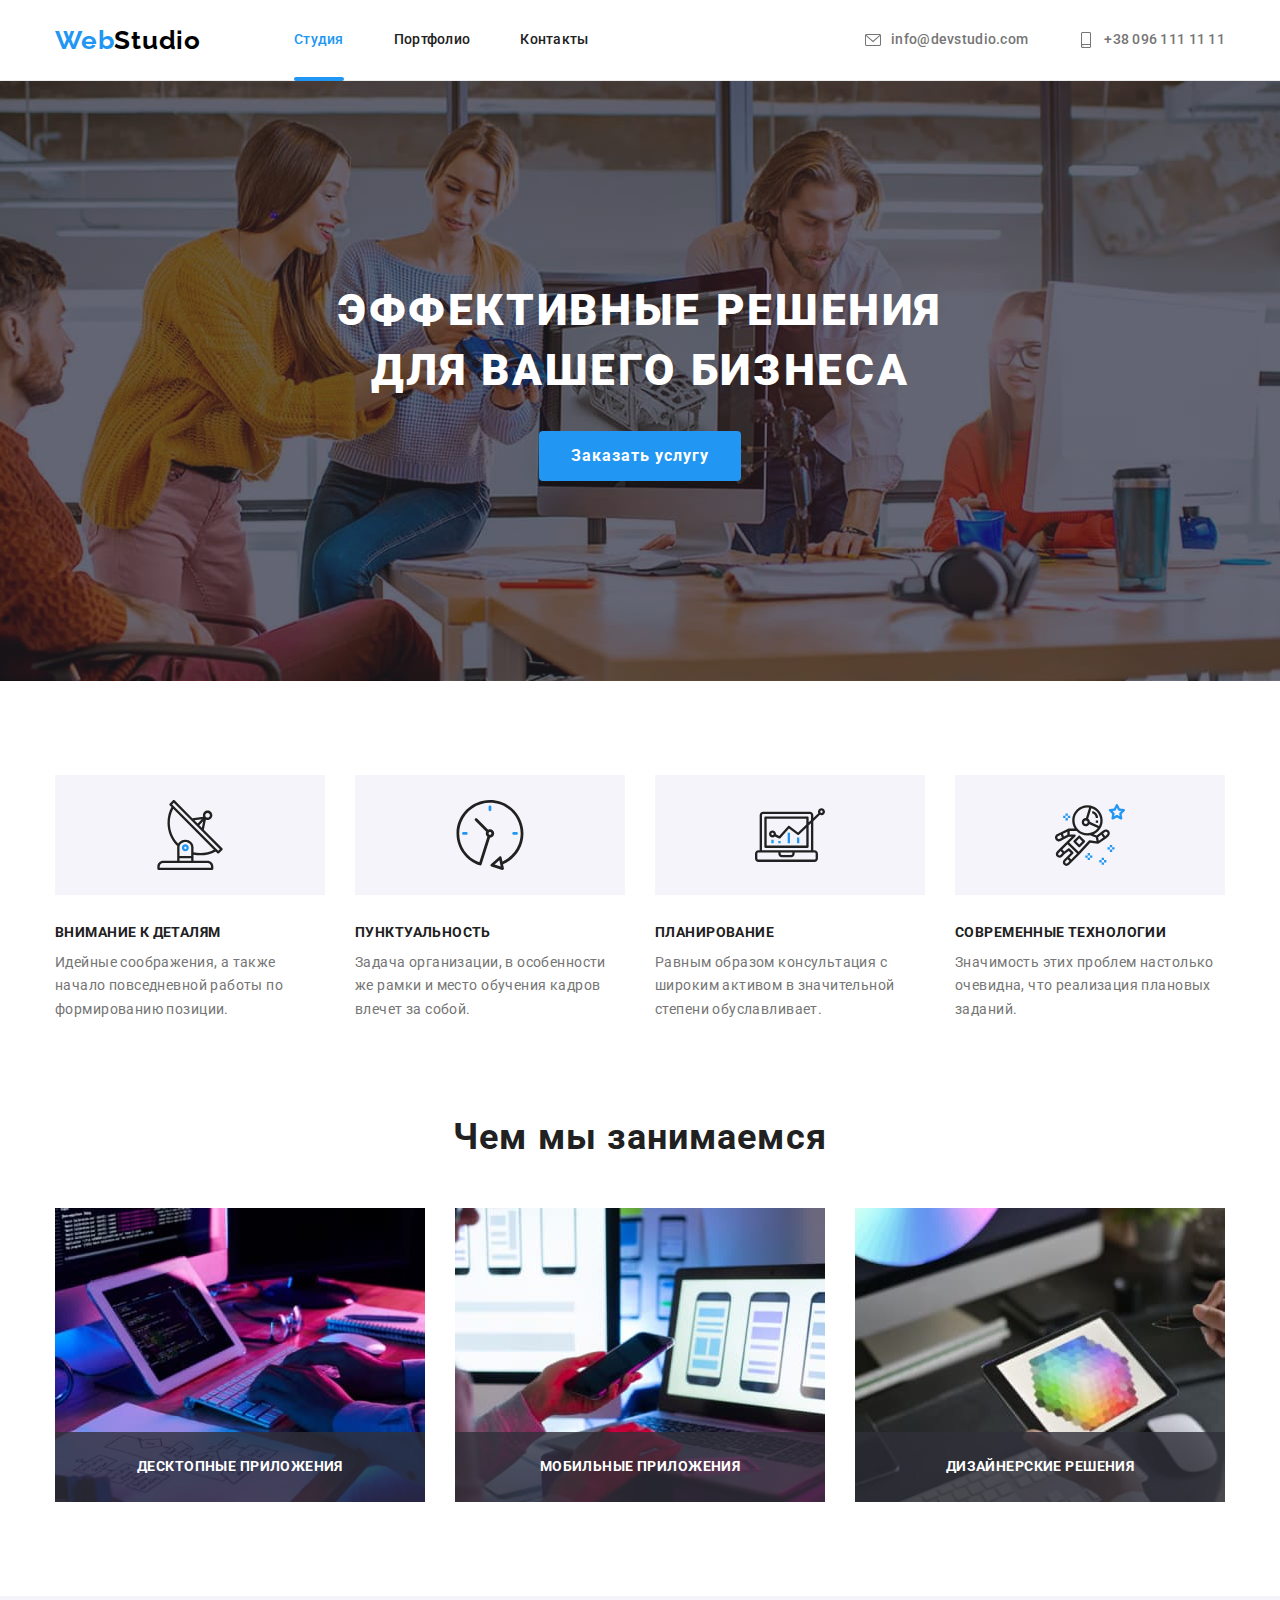
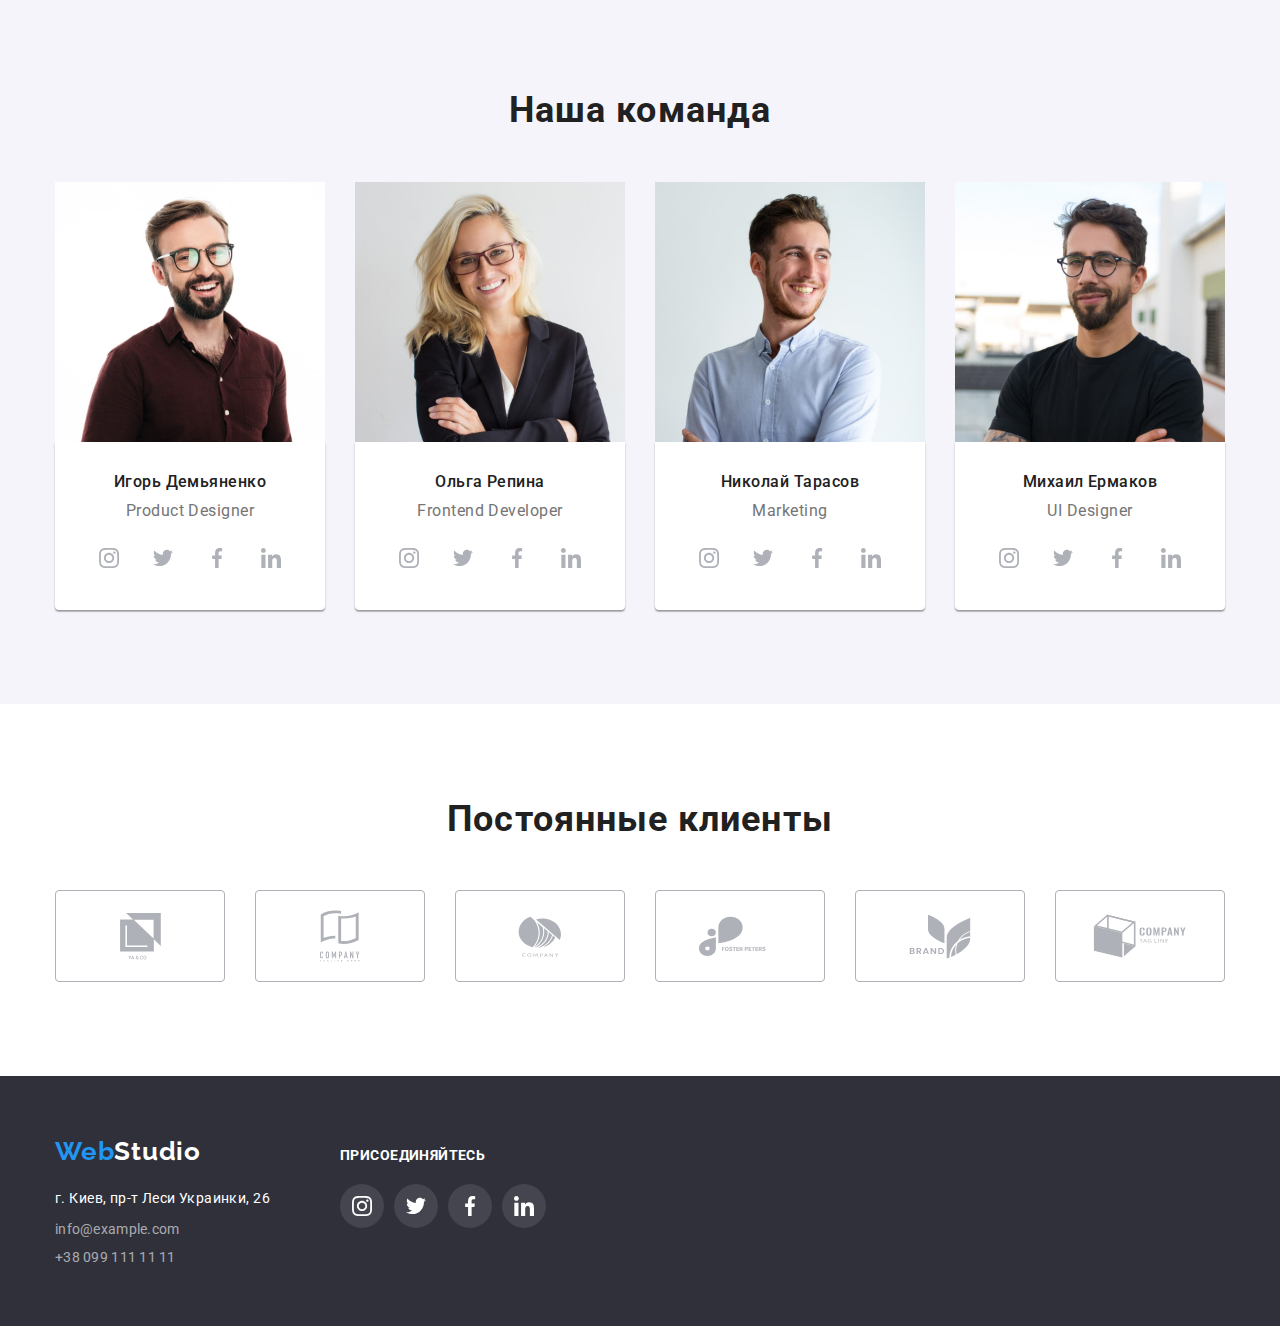
<file: index.html>
<!DOCTYPE html>
<html lang="ru">
  <head>
    <meta charset="UTF-8" />
    <meta http-equiv="X-UA-Compatible" content="IE=edge" />
    <meta name="viewport" content="width=device-width, initial-scale=1.0" />
    <title>Студия</title>
    <link rel="stylesheet" href="./css/modern-normalize.css" />
    <link rel="stylesheet" href="./css/styles.css" />

    <link rel="preconnect" href="https://fonts.googleapis.com" />
    <link rel="preconnect" href="https://fonts.gstatic.com" crossorigin />
    <link
      href="https://fonts.googleapis.com/css2?family=Raleway:wght@700&family=Roboto:wght@400;500;700;900&display=swap"
      rel="stylesheet"
    />
  </head>
  <body>
    <header class="header">
      <div class="container header-container">
        <nav class="header-navi">
          <a class="header-logo-first header-logo logo link" lang="en" href="./index.html"
            >Web<span class="header-logo-second logo">Studio</span></a
          >

          <ul class="header-list list">
            <li class="header-item">
              <a class="header-link current link" href="./index.html">Студия</a>
            </li>
            <li class="header-item">
              <a class="header-link link" href="./portfolio.html">Портфолио</a>
            </li>
            <li class="header-item"><a class="header-link link" href="">Контакты</a></li>
          </ul>
        </nav>
        <ul class="contact-list list">
          <li class="contact-item">
            <a href="mailto:info@devstudio.com" class="header-contacts header-envelope link">
              <svg class="contact-item-icon" width="16" height="16">
                <use href="./images/icons.svg#icon-envelope"></use>
              </svg>
              info@devstudio.com</a
            >
          </li>
          <li class="contact-item">
            <a href="tel:+380961111111" class="header-contacts header-tel link">
              <svg class="contact-item-icon" width="16" height="16">
                <use href="./images/icons.svg#icon-smartphone"></use>
              </svg>
              +38 096 111 11 11</a
            >
          </li>
        </ul>
      </div>
    </header>
    <main>
      <section class="main-work section">
        <div class="container main-container">
          <h1 class="main-title">Эффективные решения для вашего бизнеса</h1>
          <button class="main-btn" type="button" data-modal-open>Заказать услугу</button>
        </div>
      </section>
      <section class="features section">
        <div class="container">
          <h2 class="features-title visually-hidden">заголовок</h2>
          <ul class="features-list list">
            <li class="features-item">
              <div class="features-icon-item">
                <svg class="features-icon-icon" width="70" height="70">
                  <use href="./images/icons.svg#icon-antenna"></use>
                </svg>
              </div>
              <h3 class="features-func">Внимание к деталям</h3>
              <p class="features-text">
                Идейные соображения, а также начало повседневной работы по формированию позиции.
              </p>
            </li>
            <li class="features-item">
              <div class="features-icon-item">
                <svg class="features-icon-icon" width="70" height="70">
                  <use href="./images/icons.svg#icon-clock"></use>
                </svg>
              </div>
              <h3 class="features-func">Пунктуальность</h3>
              <p class="features-text">
                Задача организации, в особенности же рамки и место обучения кадров влечет за собой.
              </p>
            </li>
            <li class="features-item">
              <div class="features-icon-item">
                <svg class="features-icon-icon" width="70" height="70">
                  <use href="./images/icons.svg#icon-diagram"></use>
                </svg>
              </div>
              <h3 class="features-func">Планирование</h3>
              <p class="features-text">
                Равным образом консультация с широким активом в значительной степени обуславливает.
              </p>
            </li>
            <li class="features-item">
              <div class="features-icon-item">
                <svg class="features-icon-icon" width="70" height="70">
                  <use href="./images/icons.svg#icon-astronaut"></use>
                </svg>
              </div>
              <h3 class="features-func">Современные технологии</h3>
              <p class="features-text">
                Значимость этих проблем настолько очевидна, что реализация плановых заданий.
              </p>
            </li>
          </ul>
        </div>
      </section>
      <section class="about section">
        <div class="container">
          <h2 class="about-title">Чем мы занимаемся</h2>
          <ul class="about-list list">
            <li class="about-item">
              <img
                src="./images/box_01.jpg"
                alt="Адаптация сайта для ПК"
                width="370"
                height="294"
              />
              <div class="about-top">
                <p class="about-top-text">Десктопные приложения</p>
              </div>
            </li>
            <li class="about-item">
              <img
                src="./images/box_02.jpg"
                alt="Адаптация сайта для смаптфона"
                width="370"
                height="294"
              />
              <div class="about-top">
                <p class="about-top-text">Мобильные приложения</p>
              </div>
            </li>
            <li class="about-item">
              <img
                src="./images/box_03.jpg"
                alt="Адаптация сайта для планшета"
                width="370"
                height="294"
              />
              <div class="about-top">
                <p class="about-top-text">Дизайнерские решения</p>
              </div>
            </li>
          </ul>
        </div>
      </section>
      <section class="team section">
        <div class="container">
          <h2 class="team-title">Наша команда</h2>
          <ul class="team-list list">
            <li class="team-item">
              <img
                src="./images/img_01.jpg"
                alt="Игорь Демьяненко"
                width="270"
                height="260"
                class="team-img"
              />
              <div class="team-card">
                <h3 class="team-personal">Игорь Демьяненко</h3>
                <p lang="en" class="team-text">Product Designer</p>
                <ul class="team-social-list list">
                  <li class="team-social-item">
                    <a href="" class="team-social-link">
                      <svg class="team-social-icon" width="20" height="20">
                        <use href="./images/icons.svg#icon-instagram"></use>
                      </svg>
                    </a>
                  </li>
                  <li class="team-social-item">
                    <a href="" class="team-social-link">
                      <svg class="team-social-icon" width="20" height="20">
                        <use href="./images/icons.svg#icon-twitter"></use>
                      </svg>
                    </a>
                  </li>
                  <li class="team-social-item">
                    <a href="" class="team-social-link">
                      <svg class="team-social-icon" width="20" height="20">
                        <use href="./images/icons.svg#icon-facebook"></use>
                      </svg>
                    </a>
                  </li>
                  <li class="team-social-item">
                    <a href="" class="team-social-link">
                      <svg class="team-social-icon" width="20" height="20">
                        <use href="./images/icons.svg#icon-linkedin"></use>
                      </svg>
                    </a>
                  </li>
                </ul>
              </div>
            </li>
            <li class="team-item">
              <img
                src="./images/img_02.jpg"
                alt="Ольга Репина"
                width="270"
                height="260"
                class="team-img"
              />
              <div class="team-card">
                <h3 class="team-personal">Ольга Репина</h3>
                <p lang="en" class="team-text">Frontend Developer</p>
                <ul class="team-social-list list">
                  <li class="team-social-item">
                    <a href="" class="team-social-link">
                      <svg class="team-social-icon" width="20" height="20">
                        <use href="./images/icons.svg#icon-instagram"></use>
                      </svg>
                    </a>
                  </li>
                  <li class="team-social-item">
                    <a href="" class="team-social-link">
                      <svg class="team-social-icon" width="20" height="20">
                        <use href="./images/icons.svg#icon-twitter"></use>
                      </svg>
                    </a>
                  </li>
                  <li class="team-social-item">
                    <a href="" class="team-social-link">
                      <svg class="team-social-icon" width="20" height="20">
                        <use href="./images/icons.svg#icon-facebook"></use>
                      </svg>
                    </a>
                  </li>
                  <li class="team-social-item">
                    <a href="" class="team-social-link">
                      <svg class="team-social-icon" width="20" height="20">
                        <use href="./images/icons.svg#icon-linkedin"></use>
                      </svg>
                    </a>
                  </li>
                </ul>
              </div>
            </li>
            <li class="team-item">
              <img
                src="./images/img_03.jpg"
                alt="Николай Тарасов"
                width="270"
                height="260"
                class="team-img"
              />
              <div class="team-card">
                <h3 class="team-personal">Николай Тарасов</h3>
                <p lang="en" class="team-text">Marketing</p>
                <ul class="team-social-list list">
                  <li class="team-social-item">
                    <a href="" class="team-social-link">
                      <svg class="team-social-icon" width="20" height="20">
                        <use href="./images/icons.svg#icon-instagram"></use>
                      </svg>
                    </a>
                  </li>
                  <li class="team-social-item">
                    <a href="" class="team-social-link">
                      <svg class="team-social-icon" width="20" height="20">
                        <use href="./images/icons.svg#icon-twitter"></use>
                      </svg>
                    </a>
                  </li>
                  <li class="team-social-item">
                    <a href="" class="team-social-link">
                      <svg class="team-social-icon" width="20" height="20">
                        <use href="./images/icons.svg#icon-facebook"></use>
                      </svg>
                    </a>
                  </li>
                  <li class="team-social-item">
                    <a href="" class="team-social-link">
                      <svg class="team-social-icon" width="20" height="20">
                        <use href="./images/icons.svg#icon-linkedin"></use>
                      </svg>
                    </a>
                  </li>
                </ul>
              </div>
            </li>
            <li class="team-item">
              <img
                src="./images/img_04.jpg"
                alt="Михаил Ермаков"
                width="270"
                height="260"
                class="team-img"
              />
              <div class="team-card">
                <h3 class="team-personal">Михаил Ермаков</h3>
                <p lang="en" class="team-text">UI Designer</p>
                <ul class="team-social-list list">
                  <li class="team-social-item">
                    <a href="" class="team-social-link">
                      <svg class="team-social-icon" width="20" height="20">
                        <use href="./images/icons.svg#icon-instagram"></use>
                      </svg>
                    </a>
                  </li>
                  <li class="team-social-item">
                    <a href="" class="team-social-link">
                      <svg class="team-social-icon" width="20" height="20">
                        <use href="./images/icons.svg#icon-twitter"></use>
                      </svg>
                    </a>
                  </li>
                  <li class="team-social-item">
                    <a href="" class="team-social-link">
                      <svg class="team-social-icon" width="20" height="20">
                        <use href="./images/icons.svg#icon-facebook"></use>
                      </svg>
                    </a>
                  </li>
                  <li class="team-social-item">
                    <a href="" class="team-social-link">
                      <svg class="team-social-icon" width="20" height="20">
                        <use href="./images/icons.svg#icon-linkedin"></use>
                      </svg>
                    </a>
                  </li>
                </ul>
              </div>
            </li>
          </ul>
        </div>
      </section>
      <section class="client section">
        <h2 class="client-title">Постоянные клиенты</h2>
        <ul class="client-list list">
          <li class="client-item">
            <a href="" class="client-link">
              <svg class="client-icon" width="41" height="46.7">
                <use href="./images/icons.svg#icon-group_01"></use>
              </svg>
            </a>
          </li>
          <li class="client-item">
            <a href="" class="client-link">
              <svg class="client-icon" width="40" height="52">
                <use href="./images/icons.svg#icon-group_02"></use>
              </svg>
            </a>
          </li>
          <li class="client-item">
            <a href="" class="client-link">
              <svg class="client-icon" width="43.46" height="41.18">
                <use href="./images/icons.svg#icon-group_03"></use>
              </svg>
            </a>
          </li>
          <li class="client-item">
            <a href="" class="client-link">
              <svg class="client-icon" width="84.44" height="40.62">
                <use href="./images/icons.svg#icon-group_04"></use>
              </svg>
            </a>
          </li>
          <li class="client-item">
            <a href="" class="client-link">
              <svg class="client-icon" width="62.54" height="45.43">
                <use href="./images/icons.svg#icon-group_05"></use>
              </svg>
            </a>
          </li>
          <li class="client-item">
            <a href="" class="client-link">
              <svg class="client-icon" width="93.79" height="43.93">
                <use href="./images/icons.svg#icon-group_06"></use>
              </svg>
            </a>
          </li>
        </ul>
      </section>
    </main>
    <footer class="footer-main">
      <div class="container footer-all">
        <div class="footer-first">
          <a lang="en" href="./index.html" class="footer-logo-first logo footer-logo link"
            >Web<span class="footer-logo-second logo">Studio</span></a
          >
          <address class="footer">
            <ul class="footer-list list">
              <li class="footer-item">
                <a href="https://goo.gl/maps/25rhQZWRj38k3xnr6" class="footer-address link"
                  >г. Киев, пр-т Леси Украинки, 26</a
                >
              </li>
              <li class="footer-item">
                <a href="mailto:info@example.com" class="footer-contacts link">info@example.com</a>
              </li>
              <li class="footer-item">
                <a href="tel:+380991111111" class="footer-contacts link">+38 099 111 11 11</a>
              </li>
            </ul>
          </address>
        </div>
        <div class="footer-join">
          <p class="footer-join-title">присоединяйтесь</p>
          <ul class="footer-social-list list">
            <li class="footer-social-item">
              <a href="" class="footer-social-link">
                <svg class="footer-social-icon" width="20" height="20">
                  <use href="./images/icons.svg#icon-instagram"></use>
                </svg>
              </a>
            </li>
            <li class="footer-social-item">
              <a href="" class="footer-social-link">
                <svg class="footer-social-icon" width="20" height="20">
                  <use href="./images/icons.svg#icon-twitter"></use>
                </svg>
              </a>
            </li>
            <li class="footer-social-item">
              <a href="" class="footer-social-link">
                <svg class="footer-social-icon" width="20" height="20">
                  <use href="./images/icons.svg#icon-facebook"></use>
                </svg>
              </a>
            </li>
            <li class="footer-social-item">
              <a href="" class="footer-social-link">
                <svg class="footer-social-icon" width="20" height="20">
                  <use href="./images/icons.svg#icon-linkedin"></use>
                </svg>
              </a>
            </li>
          </ul>
        </div>
      </div>
    </footer>
    <div class="dropwindow is-hidden" data-modal>
      <div class="modal">
        <button type="button" class="modal-close" data-modal-close>
          <svg class="close-icon" width="18" height="18">
            <use href="./images/icons.svg#icon-close"></use>
          </svg>
        </button>
      </div>
    </div>
    <script src="./js/modal.js"></script>
  </body>
</html>
</file>
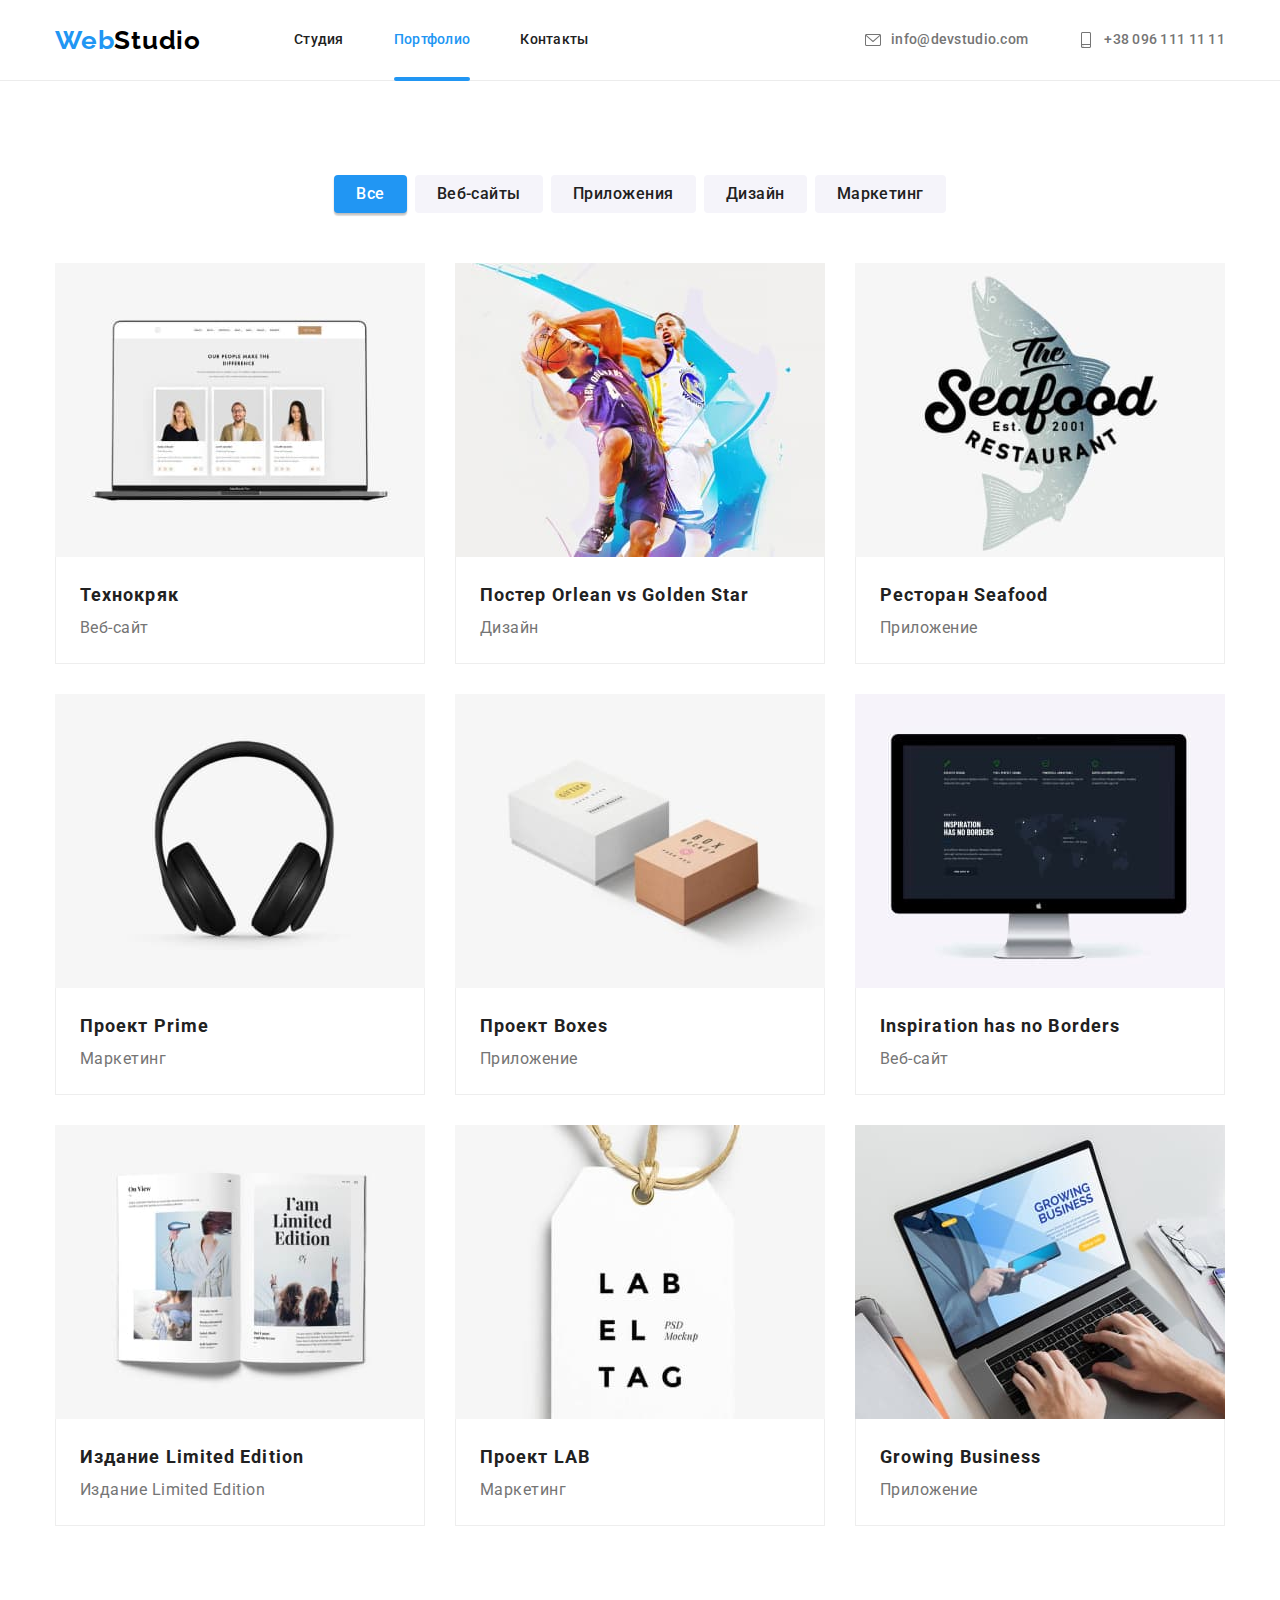
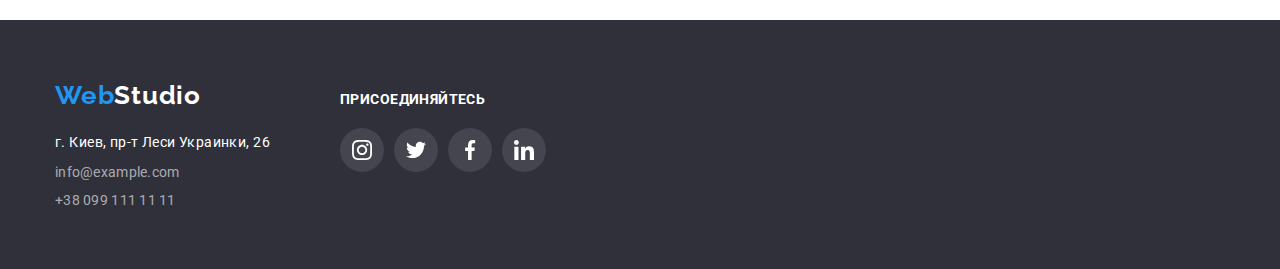
<file: portfolio.html>
<!DOCTYPE html>
<html lang="ru">
  <head>
    <meta charset="UTF-8" />
    <meta http-equiv="X-UA-Compatible" content="IE=edge" />
    <meta name="viewport" content="width=device-width, initial-scale=1.0" />
    <title>Портфолио</title>
    <link rel="stylesheet" href="css/modern-normalize.css" />
    <link rel="stylesheet" href="./css/styles.css" />

    <link rel="preconnect" href="https://fonts.googleapis.com" />
    <link rel="preconnect" href="https://fonts.gstatic.com" crossorigin />
    <link
      href="https://fonts.googleapis.com/css2?family=Raleway:wght@700&family=Roboto:wght@400;500;700;900&display=swap"
      rel="stylesheet"
    />
  </head>
  <body>
    <header class="header">
      <div class="container header-container">
        <nav class="header-navi">
          <a class="header-logo-first header-logo logo link" lang="en" href="./index.html"
            >Web<span class="header-logo-second logo">Studio</span></a
          >

          <ul class="header-list list">
            <li class="header-item">
              <a class="header-link link" href="./index.html">Студия</a>
            </li>
            <li class="header-item">
              <a class="header-link current link" href="./portfolio.html">Портфолио</a>
            </li>
            <li class="header-item"><a class="header-link link" href="">Контакты</a></li>
          </ul>
        </nav>
        <ul class="contact-list list">
          <li class="contact-item">
            <a href="mailto:info@devstudio.com" class="header-contacts header-envelope link">
              <svg class="contact-item-icon" width="16" height="16">
                <use href="./images/icons.svg#icon-envelope"></use>
              </svg>
              info@devstudio.com</a
            >
          </li>
          <li class="contact-item">
            <a href="tel:+380961111111" class="header-contacts header-tel link">
              <svg class="contact-item-icon" width="16" height="16">
                <use href="./images/icons.svg#icon-smartphone"></use>
              </svg>
              +38 096 111 11 11</a
            >
          </li>
        </ul>
      </div>
    </header>
    <main>
      <section class="filter section">
        <div class="container">
          <h1 class="filter-title visually-hidden">Projects</h1>
          <ul class="filter-list list">
            <li class="filter-item">
              <button class="filter-btn current-btn" type="button">Все</button>
            </li>
            <li class="filter-item"><button class="filter-btn" type="button">Веб-сайты</button></li>
            <li class="filter-item">
              <button class="filter-btn" type="button">Приложения</button>
            </li>
            <li class="filter-item"><button class="filter-btn" type="button">Дизайн</button></li>
            <li class="filter-item"><button class="filter-btn" type="button">Маркетинг</button></li>
          </ul>
          <ul class="work-list list">
            <li class="work-item">
              <div class="work-item-focus">
                <a href="" class="work-focus-link link">
                  <div class="work-item-wrap">
                    <img src="./images/portfolio/techno.jpg" width="370" alt="Технокряк" />
                    <p class="work-top-text">
                      Технокряк это современная площадка распространения коронавируса. Компании
                      используют эту платформу для цифрового шпионажа и атак на защищённые сервера
                      конкурентов.
                    </p>
                  </div>
                  <div class="work-about">
                    <h2 class="work-title">Технокряк</h2>
                    <p class="work-text">Веб-сайт</p>
                  </div>
                </a>
              </div>
            </li>

            <li class="work-item">
              <div class="work-item-focus">
                <a href="" class="work-focus-link link">
                  <div class="work-item-wrap">
                    <img
                      src="./images/portfolio/poster.jpg"
                      width="370"
                      alt="Постер New Orlean vs Golden Star"
                    />
                    <p class="work-top-text">
                      Lorem ipsum dolor sit amet consectetur adipisicing elit. Rerum, placeat
                      molestiae accusantium facere illum sapiente. Accusantium, sit quod maiores
                      nulla, tempore ratione laudantium a maxime atque odit ipsam reprehenderit
                      impedit!
                    </p>
                  </div>
                  <div class="work-about">
                    <h2 class="work-title">Постер <span lang="en">Orlean vs Golden Star</span></h2>
                    <p class="work-text">Дизайн</p>
                  </div>
                </a>
              </div>
            </li>

            <li class="work-item">
              <div class="work-item-focus">
                <a href="" class="work-focus-link link">
                  <div class="work-item-wrap">
                    <img src="./images/portfolio/seafood.jpg" width="370" alt="Ресторан Seafood" />
                    <p class="work-top-text">
                      Lorem ipsum dolor sit amet consectetur adipisicing elit. Rerum, placeat
                      molestiae accusantium facere illum sapiente. Accusantium, sit quod maiores
                      nulla, tempore ratione laudantium a maxime atque odit ipsam reprehenderit
                      impedit!
                    </p>
                  </div>
                  <div class="work-about">
                    <h2 class="work-title">Ресторан <span lang="en">Seafood</span></h2>
                    <p class="work-text">Приложение</p>
                  </div>
                </a>
              </div>
            </li>
            <li class="work-item">
              <div class="work-item-focus">
                <a href="" class="work-focus-link link">
                  <div class="work-item-wrap">
                    <img src="./images/portfolio/prime.jpg" width="370" alt="Проект Prime" />
                    <p class="work-top-text">
                      Lorem ipsum dolor sit amet consectetur adipisicing elit. Rerum, placeat
                      molestiae accusantium facere illum sapiente. Accusantium, sit quod maiores
                      nulla, tempore ratione laudantium a maxime atque odit ipsam reprehenderit
                      impedit!
                    </p>
                  </div>
                  <div class="work-about">
                    <h2 class="work-title">Проект <span lang="en">Prime</span></h2>
                    <p class="work-text">Маркетинг</p>
                  </div>
                </a>
              </div>
            </li>
            <li class="work-item">
              <div class="work-item-focus">
                <a href="" class="work-focus-link link">
                  <div class="work-item-wrap">
                    <img src="./images/portfolio/boxes.jpg" width="370" alt="Проект Boxes" />
                    <p class="work-top-text">
                      Lorem ipsum dolor sit amet consectetur adipisicing elit. Eius, soluta deserunt
                      praesentium ea harum ipsum quis dolores, aut iusto ducimus doloremque atque
                      consequatur sapiente vero? In error atque eius unde.
                    </p>
                  </div>
                  <div class="work-about">
                    <h2 class="work-title">Проект <span lang="en">Boxes</span></h2>
                    <p class="work-text">Приложение</p>
                  </div>
                </a>
              </div>
            </li>
            <li class="work-item">
              <div class="work-item-focus">
                <a href="" class="work-focus-link link">
                  <div class="work-item-wrap">
                    <img
                      lang="en"
                      src="./images/portfolio/borders.jpg"
                      width="370"
                      alt="Inspiration has no Borders"
                    />
                    <p class="work-top-text">
                      Lorem ipsum dolor sit amet consectetur adipisicing elit. Rerum, placeat
                      molestiae accusantium facere illum sapiente. Accusantium, sit quod maiores
                      nulla, tempore ratione laudantium a maxime atque odit ipsam reprehenderit
                      impedit!
                    </p>
                  </div>
                  <div class="work-about">
                    <h2 lang="en" class="work-title">Inspiration has no Borders</h2>
                    <p class="work-text">Веб-сайт</p>
                  </div>
                </a>
              </div>
            </li>
            <li class="work-item">
              <div class="work-item-focus">
                <a href="" class="work-focus-link link">
                  <div class="work-item-wrap">
                    <img
                      src="./images/portfolio/limited.jpg"
                      width="370"
                      alt="Издание Limited Edition"
                    />
                    <p class="work-top-text">
                      Lorem ipsum dolor sit amet consectetur adipisicing elit. Rerum, placeat
                      molestiae accusantium facere illum sapiente. Accusantium, sit quod maiores
                      nulla, tempore ratione laudantium a maxime atque odit ipsam reprehenderit
                      impedit!
                    </p>
                  </div>
                  <div class="work-about">
                    <h2 class="work-title">Издание <span lang="en">Limited Edition</span></h2>
                    <p class="work-text">Издание <span lang="en">Limited Edition</span></p>
                  </div>
                </a>
              </div>
            </li>
            <li class="work-item">
              <div class="work-item-focus">
                <a href="" class="work-focus-link link">
                  <div class="work-item-wrap">
                    <img src="./images/portfolio/lab.jpg" width="370" alt="Проект LAB" />
                    <p class="work-top-text">
                      Lorem ipsum dolor sit amet consectetur adipisicing elit. Rerum, placeat
                      molestiae accusantium facere illum sapiente. Accusantium, sit quod maiores
                      nulla, tempore ratione laudantium a maxime atque odit ipsam reprehenderit
                      impedit!
                    </p>
                  </div>
                  <div class="work-about">
                    <h2 class="work-title">Проект <span lang="en">LAB</span></h2>
                    <p class="work-text">Маркетинг</p>
                  </div>
                </a>
              </div>
            </li>
            <li class="work-item">
              <div class="work-item-focus">
                <a href="" class="work-focus-link link">
                  <div class="work-item-wrap">
                    <img
                      lang="en"
                      src="./images/portfolio/business.jpg"
                      width="370"
                      alt="Growing Business"
                    />
                    <p class="work-top-text">
                      Lorem ipsum dolor sit amet consectetur adipisicing elit. Rerum, placeat
                      molestiae accusantium facere illum sapiente. Accusantium, sit quod maiores
                      nulla, tempore ratione laudantium a maxime atque odit ipsam reprehenderit
                      impedit!
                    </p>
                  </div>
                  <div class="work-about">
                    <h2 lang="en" class="work-title">Growing Business</h2>
                    <p class="work-text">Приложение</p>
                  </div>
                </a>
              </div>
            </li>
          </ul>
        </div>
      </section>
    </main>
    <footer class="footer-main">
      <div class="container footer-all">
        <div class="footer-first">
          <a lang="en" href="./index.html" class="footer-logo-first logo footer-logo link"
            >Web<span class="footer-logo-second logo">Studio</span></a
          >
          <address class="footer">
            <ul class="footer-list list">
              <li class="footer-item">
                <a href="https://goo.gl/maps/25rhQZWRj38k3xnr6" class="footer-address link"
                  >г. Киев, пр-т Леси Украинки, 26</a
                >
              </li>
              <li class="footer-item">
                <a href="mailto:info@example.com" class="footer-contacts link">info@example.com</a>
              </li>
              <li class="footer-item">
                <a href="tel:+380991111111" class="footer-contacts link">+38 099 111 11 11</a>
              </li>
            </ul>
          </address>
        </div>
        <div class="footer-join">
          <p class="footer-join-title">присоединяйтесь</p>
          <ul class="footer-social-list list">
            <li class="footer-social-item">
              <a href="" class="footer-social-link">
                <svg class="footer-social-icon" width="20" height="20">
                  <use href="./images/icons.svg#icon-instagram"></use>
                </svg>
              </a>
            </li>
            <li class="footer-social-item">
              <a href="" class="footer-social-link">
                <svg class="footer-social-icon" width="20" height="20">
                  <use href="./images/icons.svg#icon-twitter"></use>
                </svg>
              </a>
            </li>
            <li class="footer-social-item">
              <a href="" class="footer-social-link">
                <svg class="footer-social-icon" width="20" height="20">
                  <use href="./images/icons.svg#icon-facebook"></use>
                </svg>
              </a>
            </li>
            <li class="footer-social-item">
              <a href="" class="footer-social-link">
                <svg class="footer-social-icon" width="20" height="20">
                  <use href="./images/icons.svg#icon-linkedin"></use>
                </svg>
              </a>
            </li>
          </ul>
        </div>
      </div>
    </footer>
  </body>
</html>
</file>
<file: css/styles.css>
:root {
  --first-color: #ffffff;
  --second-color: #212121;
  --third-color: #757575;
  --accent-color: #2196f3;
  --background-button: #f5f4fa;
  --contacts-color: rgba(255, 255, 255, 0.6);
  --background-first: #2f303a;
  --background-second: #e5e5e5;
  --logo-color: #000000;
  --hover-color: #188ce8;
  --icon-color: #afb1b8;
}

body {
  font-family: Roboto, sans-serif;
  color: var(--second-color);
}
button {
  cursor: pointer;
}

.list {
  list-style: none;
}
.link {
  text-decoration: none;
}

p,
h1,
h2,
h3,
h4,
h5,
h6 {
  margin: 0;
}
ul {
  margin: 0;
  padding: 0;
}

.container {
  width: 1200px;
  padding-left: 15px;
  padding-right: 15px;
  margin: 0 auto;
}
.section {
  padding-top: 94px;
  padding-bottom: 94px;
}
img {
  display: block;
  max-width: 100%;
}

.visually-hidden {
  position: absolute;
  width: 1px;
  height: 1px;
  margin: -1px;
  border: 0;
  padding: 0;
  white-space: nowrap;
  clip-path: inset(100%);
  clip: rect(0 0 0 0);
  overflow: hidden;
}
/* -----------Logo---------------- */
.logo {
  font-family: Raleway;
  font-weight: 700;
  font-size: 26px;
  line-height: 1.19;
  letter-spacing: 0.03em;
}
.header-logo {
  display: block;
  padding-top: 24px;
  padding-bottom: 24px;
}
.header-logo-first {
  color: var(--accent-color);
  margin-right: 93px;
}
.header-logo-second {
  color: var(--logo-color);
}

.footer-logo-first {
  color: var(--accent-color);
}
.footer-logo-second {
  color: var(--first-color);
}
/* -----------------Header-------------- */
.current-link {
  color: var(--accent-color);
}
.header {
  background-color: var(--first-color);
  border-bottom: 1px solid #ececec;
  width: 100%;
}
.header-link {
  display: block;
  font-weight: 500;
  font-size: 14px;
  line-height: 1.14;
  letter-spacing: 0.02em;
  padding-top: 32px;
  padding-bottom: 32px;

  color: var(--second-color);
  transition: color 250ms cubic-bezier(0.4, 0, 0.2, 1);
  position: relative;
}
.header-link:hover,
.header-link:focus,
.current {
  color: var(--accent-color);
}
.header-link.current::after {
  content: '';
  width: 100%;
  height: 4px;
  border-radius: 2px;
  background-color: var(--accent-color);
  position: absolute;
  left: 0;
  bottom: -1px;
}
.header-contacts {
  display: flex;
  align-items: center;
  font-weight: 500;
  font-size: 14px;
  line-height: 1.14;
  letter-spacing: 0.02em;
  padding-top: 32px;
  padding-bottom: 32px;

  color: var(--third-color);
  transition: color 250ms cubic-bezier(0.4, 0, 0.2, 1);
}
.header-contacts:focus,
.header-contacts:hover {
  color: var(--accent-color);
}
.header-navi {
  display: flex;
  align-items: center;
}
.header-container {
  display: flex;
  align-items: center;
}

.contact-list {
  display: flex;
  margin-left: auto;
  justify-content: center;
  align-items: center;
}
.header-list {
  display: flex;
}
.header-item {
  display: block;
  margin-right: 50px;
}
.header-item:last-child {
  margin-right: 0;
}
.contact-item {
  display: flex;
  align-items: center;
  justify-content: center;
  margin-right: 50px;
}

.contact-item:last-child {
  margin-right: 0px;
}
.contact-item-icon {
  fill: currentColor;
  margin-right: 10px;
}

/* -------------- Footer -------------------  */
.footer-main {
  background-color: var(--background-first);
  padding-top: 60px;
  padding-bottom: 60px;
}
.footer-logo {
  display: block;
  margin-bottom: 20px;
}

.footer-item:not(:last-child) {
  margin-bottom: 9px;
}

.footer-link {
  font-size: 14px;
  line-height: 1.14;
  letter-spacing: 0.02em;

  color: var(--second-color);
  transition: color 250ms cubic-bezier(0.4, 0, 0.2, 1);
}
.footer-link:hover,
.footer-link:focus {
  color: var(--accent-color);
}
.footer-contacts {
  font-size: 14px;
  font-style: normal;
  line-height: 1.14;
  letter-spacing: 0.02em;

  color: var(--contacts-color);
  transition: color 250ms cubic-bezier(0.4, 0, 0.2, 1);
}
.footer-contacts:hover,
.footer-contacts:focus {
  color: var(--accent-color);
}
.footer-address {
  font-size: 14px;
  font-style: normal;
  line-height: 1.71;
  letter-spacing: 0.03em;
  color: var(--first-color);
  transition: color 250ms cubic-bezier(0.4, 0, 0.2, 1);
}

.footer-address:hover,
.footer-address:focus {
  color: var(--accent-color);
}
.footer-all {
  display: flex;
  align-items: baseline;
}
.footer-join {
  justify-content: center;
  align-items: center;
  margin-top: 0px;
  margin-left: 70px;
}
.footer-join-title {
  font-weight: 700;
  font-size: 14px;
  line-height: 1.14;
  letter-spacing: 0.03em;
  text-align: left;
  text-transform: uppercase;
  color: var(--first-color);
  margin-bottom: 20px;
}
.footer-social-list {
  display: flex;
  justify-content: center;
}
.footer-social-item {
  width: 44px;
  height: 44px;
}
.footer-social-item + .footer-social-item {
  margin-left: 10px;
}
.footer-social-link {
  display: flex;
  align-items: center;
  justify-content: center;
  width: 100%;
  height: 100%;
  border-radius: 50%;
  background-color: rgba(255, 255, 255, 0.1);
  transition: background-color 250ms cubic-bezier(0.4, 0, 0.2, 1);
}
.footer-social-link:hover,
.footer-social-link:focus {
  background-color: var(--accent-color);
}
.footer-social-icon {
  fill: var(--first-color);
}

/*-------------- Main section -------------*/
.main-work {
  background-image: linear-gradient(rgba(47, 48, 58, 0.4), rgba(47, 48, 58, 0.4)),
    url(../images/Img_bg.jpg);
  background-repeat: no-repeat;
  background-size: cover;
  background-position: center;
  margin-left: auto;
  margin-right: auto;
  max-width: 1600px;
  text-align: center;
  padding-top: 200px;
  padding-bottom: 200px;
}
.main-container {
  width: 696px;
}

.main-title {
  font-weight: 900;
  font-size: 44px;
  line-height: 1.36;
  text-align: center;
  letter-spacing: 0.06em;
  text-transform: uppercase;
  color: var(--first-color);
  margin-bottom: 30px;
}
.main-btn {
  font-family: Roboto;
  font-weight: 700;
  font-size: 16px;
  line-height: 1.87;
  letter-spacing: 0.06em;

  display: inline-block;
  border: none;
  border-radius: 4px;

  max-height: 50px;
  color: var(--first-color);
  background-color: var(--accent-color);
  cursor: pointer;
  padding: 10px 32px;
  transition: color 250ms cubic-bezier(0.4, 0, 0.2, 1),
    background-color 250ms cubic-bezier(0.4, 0, 0.2, 1);
}
.main-btn:hover,
.main-btn:focus {
  background-color: var(--hover-color);
  color: var(--first-color);
}

/* --------- Features section ---------- */
.features {
  background-color: var(--first-color);
}
.features-icon-list {
  display: flex;
  justify-content: center;
}
.features-icon-item {
  display: flex;
  align-items: center;
  justify-content: center;
  width: 270px;
  height: 120px;
  background-color: var(--background-button);
  margin-bottom: 30px;
}
.features-icon-item + .features-icon-item {
  margin-left: 30px;
}
.features-list {
  display: flex;
}
.features-item {
  max-width: 270px;
}
.features-item:not(:last-child) {
  margin-right: 30px;
}

.features-func {
  font-weight: 700;
  font-size: 14px;
  line-height: 1.14;
  letter-spacing: 0.03em;
  text-transform: uppercase;
  color: var(--second-color);
  margin-bottom: 10px;
}
.features-text {
  font-size: 14px;
  line-height: 1.71;
  letter-spacing: 0.03em;
  color: var(--third-color);
}

/* ----------- About ------------ */

.about {
  background-color: var(--first-color);
  padding-top: 0;
}
.about-list {
  display: flex;
}
.about-item {
  position: relative;
}
.about-item:not(:last-child) {
  margin-right: 30px;
}
.about-title {
  font-weight: 700;
  font-size: 36px;
  line-height: 1.17;
  text-align: center;
  letter-spacing: 0.03em;

  color: var(--second-color);
  margin-bottom: 50px;
}

.about-top-text {
  display: flex;
  justify-content: center;
  align-items: center;
  width: 370px;
  height: 70px;
  font-weight: 700;
  font-size: 14px;
  line-height: 1.14;
  text-align: center;
  letter-spacing: 0.03em;
  text-transform: uppercase;
  color: var(--first-color);
  background-color: rgba(47, 48, 58, 0.8);

  position: absolute;
  bottom: 0;
}

/* --------------- Team ------------- */
.team {
  background-color: var(--background-button);
}

.team-title {
  font-weight: 700;
  font-size: 36px;
  line-height: 1.16;
  letter-spacing: 0.03em;
  text-align: center;

  color: var(--second-color);
  margin-bottom: 50px;
}
.team-card {
  background-color: var(--first-color);
  box-shadow: 0px 1px 3px rgba(0, 0, 0, 0.12), 0px 1px 1px rgba(0, 0, 0, 0.14),
    0px 2px 1px rgba(0, 0, 0, 0.2);
  border-radius: 0px 0px 4px 4px;
  padding: 30px 32px;
}
.team-list {
  display: flex;
  flex-wrap: wrap;
  margin-right: -30px;
  margin-bottom: -30px;
}
.team-item {
  flex-basis: calc(100% / 4 - 30px);
  margin-right: 30px;
  margin-bottom: 30px;
  /* filter: drop-shadow(0px 4px 4px rgba(0, 0, 0, 0.25)); */
}

.team-personal {
  font-weight: 500;
  font-size: 16px;
  line-height: 1.19;
  text-align: center;
  letter-spacing: 0.03em;

  color: var(--second-color);

  margin-bottom: 10px;
}

.team-text {
  font-size: 16px;
  line-height: 1.19;
  letter-spacing: 0.03em;
  text-align: center;
  color: var(--third-color);
  margin-bottom: 16px;
}

.team-social-list {
  display: flex;
  justify-content: center;
  /* padding-left: 32px;
  padding-right: 32px; */
}
.team-social-item {
  width: 44px;
  height: 44px;
}
.team-social-item + .team-social-item {
  margin-left: 10px;
}
.team-social-link {
  display: flex;
  align-items: center;
  justify-content: center;
  width: 100%;
  height: 100%;
  border-radius: 50%;
  background-color: var(--first-color);
  color: var(--icon-color);
  transition: color 250ms cubic-bezier(0.4, 0, 0.2, 1),
    background-color 250ms cubic-bezier(0.4, 0, 0.2, 1);
}
.team-social-link:hover,
.team-social-link:focus {
  background-color: var(--accent-color);
  color: var(--first-color);
}
.team-social-icon {
  fill: currentColor;
}

/* --------------- CLIENT ------------------- */

.client-title {
  font-weight: 700px;
  font-size: 36px;
  line-height: 1.17;
  text-align: center;
  letter-spacing: 0.03em;
  margin-top: 0;
  margin-bottom: 50px;
}

.client-list {
  display: flex;
  justify-content: center;
}
.client-item {
  display: flex;
  align-items: center;
  justify-content: center;
  width: 170px;
  height: 92px;
}
.client-item + .client-item {
  margin-left: 30px;
}
.client-link {
  display: flex;
  align-items: center;
  justify-content: center;
  width: 100%;
  height: 100%;
  color: var(--icon-color);
  border: 1px solid #afb1b8;
  border-radius: 4px;
  transition: color 250ms cubic-bezier(0.4, 0, 0.2, 1),
    border-color 250ms cubic-bezier(0.4, 0, 0.2, 1);
}
.client-icon {
  fill: currentColor;
}
.client-link:focus,
.client-link:hover {
  color: var(--accent-color);
  border-color: var(--accent-color);
}

/* --------------- PORTFOLIO----------------- */

/* -----------------Filter------------------ */
.filter {
  background-color: var(--first-color);
}
.filter-list {
  display: flex;
  justify-content: center;
  margin-bottom: 50px;
}

.filter-item:not(:last-child) {
  margin-right: 8px;
}
.work-list {
  display: flex;
  flex-wrap: wrap;
  margin-right: -30px;
  margin-bottom: -30px;
}
.work-item {
  flex-basis: calc(100% / 3 - 30px);
  margin-right: 30px;
  margin-bottom: 30px;
}
.work-item-wrap {
  position: relative;
  overflow: hidden;
}
.work-top-text {
  font-size: 18px;
  line-height: 1.56;
  letter-spacing: 0.03em;
  color: var(--first-color);
  background-color: rgba(33, 150, 243, 0.9);
  padding: 63px 24px;
  position: absolute;
  top: 0;
  left: 0;
  width: 370px;
  height: 100%;
  transition: transform 250ms cubic-bezier(0.4, 0, 0.2, 1);
  transform: translateY(101%);
  overflow: auto;
}
.work-focus-link:hover .work-top-text,
.work-focus-link:focus .work-top-text {
  transform: translateY(0);
}

.work-focus-link {
  display: block;
  border: 1px solid rgba(238, 238, 238, 1)
  background-color: var(--first-color);
  transition: box-shadow 250ms cubic-bezier(0.4, 0, 0.2, 1);
}
.work-focus-link:hover,
.work-focus-link:focus {
  box-shadow: 0px 4px 4px 0px rgba(0, 0, 0, 0.25);
  opacity: 1;
  }
.filter-btn {
  font-family: Roboto;
  font-weight: 500;
  font-size: 16px;
  line-height: 1.62;
  text-align: center;
  letter-spacing: 0.03em;
  cursor: pointer;
  background-color: var(--background-button);
  color: var(--second-color);
  border: none;
  border-radius: 4px;
  margin-right: 8px;
  padding: 6px 22px;
  transition: color 250ms cubic-bezier(0.4, 0, 0.2, 1),
    background-color 250ms cubic-bezier(0.4, 0, 0.2, 1),
    box-shadow 250ms cubic-bezier(0.4, 0, 0.2, 1);
}
.filter-btn:last-child {
  margin-right: 0;
}
.filter-btn:hover,
.filter-btn:focus {
  background-color: var(--accent-color);
  color: var(--first-color);
  border: none;
  box-shadow: 0px 3px 1px rgba(0, 0, 0, 0.1), 0px 1px 2px rgba(0, 0, 0, 0.08),
    0px 2px 2px rgba(0, 0, 0, 0.12);
}
.current-btn {
  background-color: var(--accent-color);
  color: var(--first-color);
  border: none;
  box-shadow: 0px 3px 1px rgba(0, 0, 0, 0.1), 0px 1px 2px rgba(0, 0, 0, 0.08),
    0px 2px 2px rgba(0, 0, 0, 0.12);
}

.work-about {
  
  box-sizing: border-box;
  padding: 20px 24px;
  border: 1px solid rgba(238, 238, 238, 1);
  border-top: none;
}
.work-title {
  font-weight: 700;
  font-size: 18px;
  line-height: 2;
  letter-spacing: 0.06em;

  color: var(--second-color);
}
.work-text {
  font-size: 16px;
  line-height: 1.87;

  letter-spacing: 0.03em;
  color: var(--third-color);
}

/* -------------------------------- MODAL DROP WINDOW ----------------------- */

.dropwindow {
  width: 100vw;
  height: 100vh;
  background-color: rgba(0, 0, 0, 0.2);
  position: fixed;
  top: 0;
  left: 0;
  transition: opacity 250ms, visibility 250ms;
}
.modal {
  width: 528px;
  min-height: 581px;
  background-color: var(--first-color);
  border-radius: 4px;
  position: absolute;
  top: 50%;
  left: 50%;
  transform: translate(-50%, -50%);
}
.modal-close {
  position: absolute;
  top: 8px;
  right: 8px;
  width: 30px;
  height: 30px;
  border-radius: 50%;
  border: 1px solid rgba(0, 0, 0, 0.1);
  background-color: transparent;
  display: flex;
  align-items: center;
  justify-content: center;
}
.is-hidden {
  visibility: hidden;
  opacity: 0;
  pointer-events: none;
}
</file>
